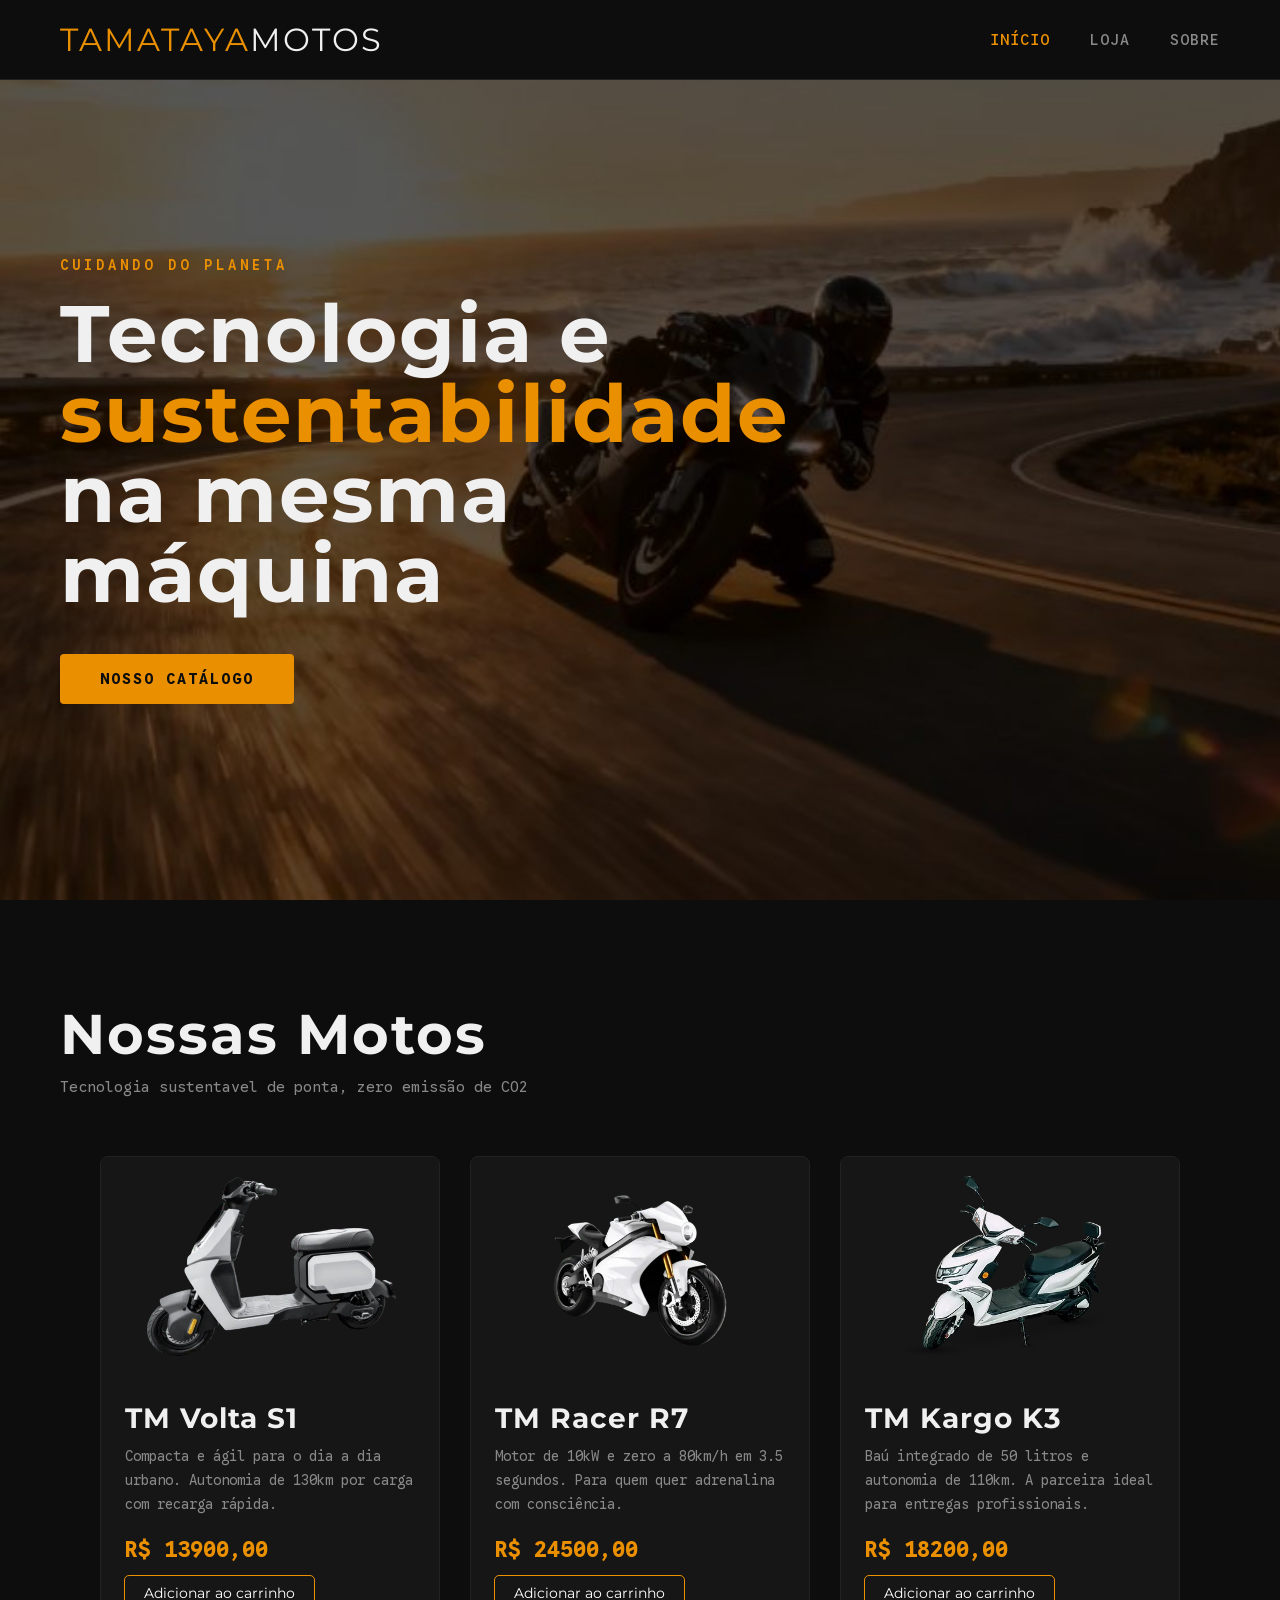
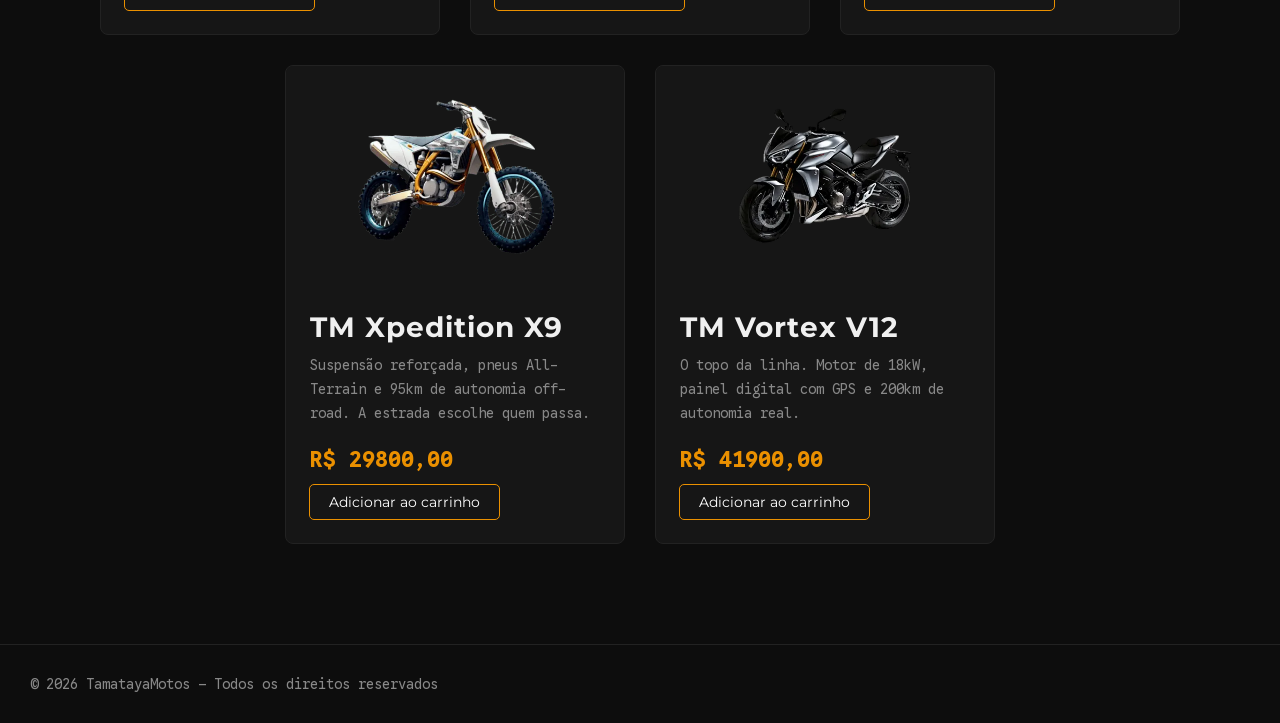
<file: index.html>
<!DOCTYPE html>
<html lang="pt-br">
<head>
    <meta charset="UTF-8">
    <meta name="viewport" content="width=device-width, initial-scale=1.0">
    <link rel="stylesheet" href="./src/css/estilo.css">
    <link rel="preconnect" href="https://fonts.googleapis.com">
<link rel="preconnect" href="https://fonts.gstatic.com" crossorigin>
<link href="https://fonts.googleapis.com/css2?family=Google+Sans+Code:ital,wght,MONO@0,300..800,1;1,300..800,1&family=Montserrat:ital,wght@0,100..900;1,100..900&display=swap" rel="stylesheet">
    <title>TamatayaMotos | Motos Elétricas</title>
</head>
<body>

    <header>
        <div class="logo">
            <span class="logo-tamataya">TAMATAYA</span><span class="logo-ride">MOTOS</span>
        </div>
        <nav>
            <ul>
                <li><a href="./index.html" class="ativo">Início</a></li>
                <li><a href="./pages/loja.html">Loja</a></li>
                <li><a href="./pages/sobre.html">Sobre</a></li>
            </ul>
        </nav>
    </header>

    <section id="banner">
        <div class="banner-texto">
            <p class="banner-sub">Cuidando do planeta</p>
            <h1>Tecnologia e <span>sustentabilidade</span> na mesma máquina</h1>
            <a href="#produtos" class="btn-principal">Nosso catálogo</a>
        </div>
        <div class="banner-detalhe"></div>
    </section>

    <div id="msg-adicionado"></div>

    <section id="produtos">
        <h2>Nossas Motos</h2>
        <p class="section-sub">Tecnologia sustentavel de ponta, zero emissão de CO2</p>
        <div id="lista-produtos"></div>
    </section>

    <footer>
        <p>&copy; 2026 TamatayaMotos — Todos os direitos reservados</p>
    </footer>

    <script src="./src/js/script.js"></script>

</body>
</html>
</file>
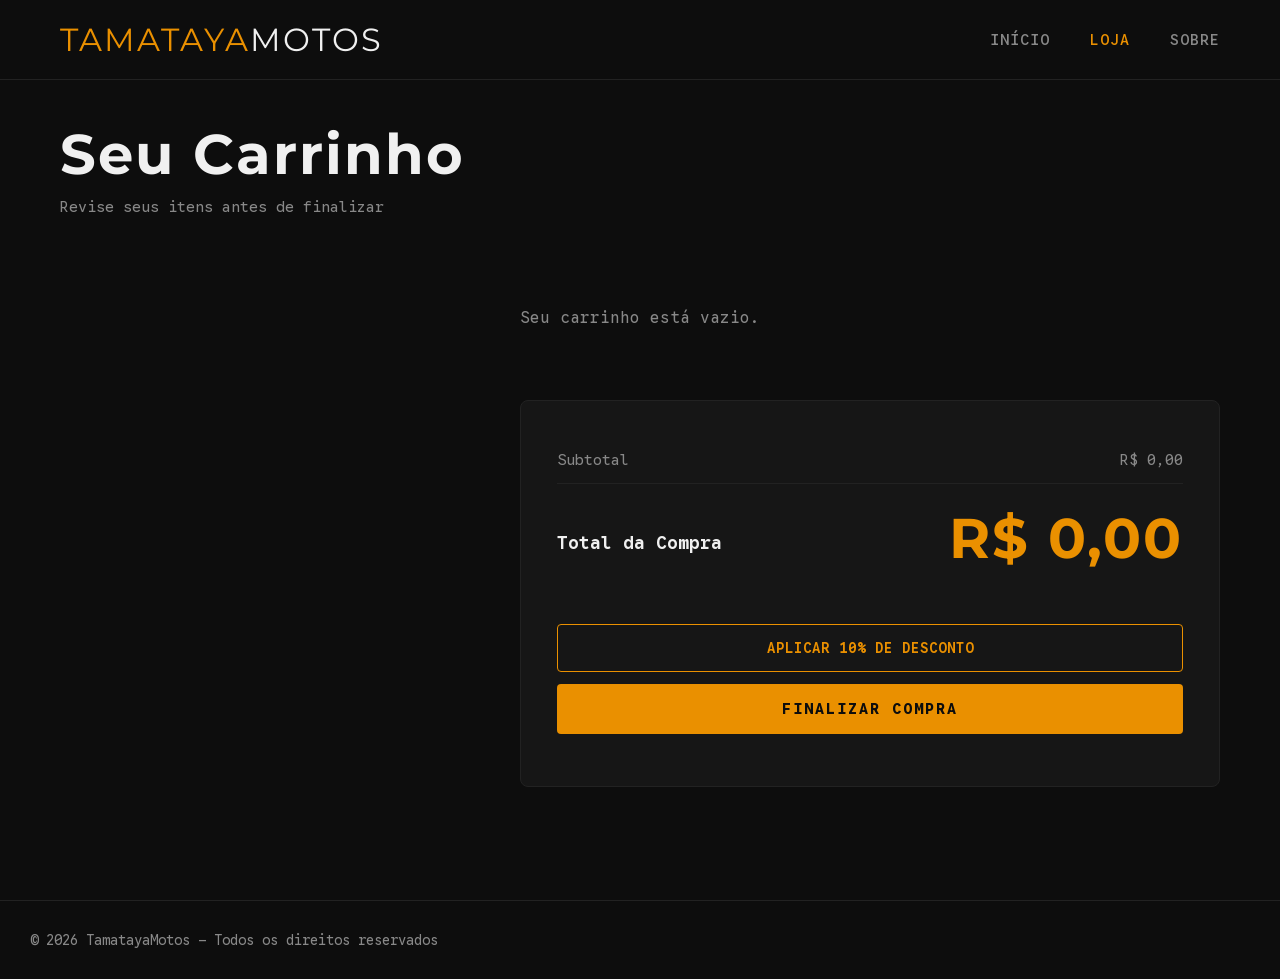
<file: pages/loja.html>
<!DOCTYPE html>
<html lang="pt-br">
<head>
    <meta charset="UTF-8">
    <meta name="viewport" content="width=device-width, initial-scale=1.0">
    <link rel="stylesheet" href="../src/css/estilo.css">
     <link rel="preconnect" href="https://fonts.googleapis.com">
<link rel="preconnect" href="https://fonts.gstatic.com" crossorigin>
<link href="https://fonts.googleapis.com/css2?family=Google+Sans+Code:ital,wght,MONO@0,300..800,1;1,300..800,1&family=Montserrat:ital,wght@0,100..900;1,100..900&display=swap" rel="stylesheet">
    <title>TamatayaMotos | Carrinho</title>
</head>
<body>

    <header>
        <div class="logo">
            <span class="logo-tamataya">TAMATAYA</span><span class="logo-ride">MOTOS</span>
        </div>
        <nav>
            <ul>
                <li><a href="../index.html">Início</a></li>
                <li><a href="./loja.html" class="ativo">Loja</a></li>
                <li><a href="./sobre.html">Sobre</a></li>
            </ul>
        </nav>
    </header>

    <main id="loja-main">

        <section id="carrinho-section">
            <h2>Seu Carrinho</h2>
            <p class="section-sub">Revise seus itens antes de finalizar</p>

            <div id="lista-carrinho"></div>

            <div id="resumo">
                <div class="resumo-linha">
                    <span>Subtotal</span>
                    <span id="subtotal">R$ 0,00</span>
                </div>
                <div class="resumo-linha destaque">
                    <span>Total da Compra</span>
                    <h2 id="total-compra">R$ 0,00</h2>
                </div>
                <div class="resumo-acoes">
                    <button id="btn-desconto" onclick="aplicarDesconto()">Aplicar 10% de desconto</button>
                    <button id="btn-finalizar" onclick="finalizarCompra()">Finalizar compra</button>
                </div>
                <p id="msg-desconto"></p>
            </div>
        </section>

    </main>

    <footer>
        <p>&copy; 2026 TamatayaMotos — Todos os direitos reservados</p>
    </footer>

    <script src="../src/js/script.js"></script>

</body>
</html>
</file>
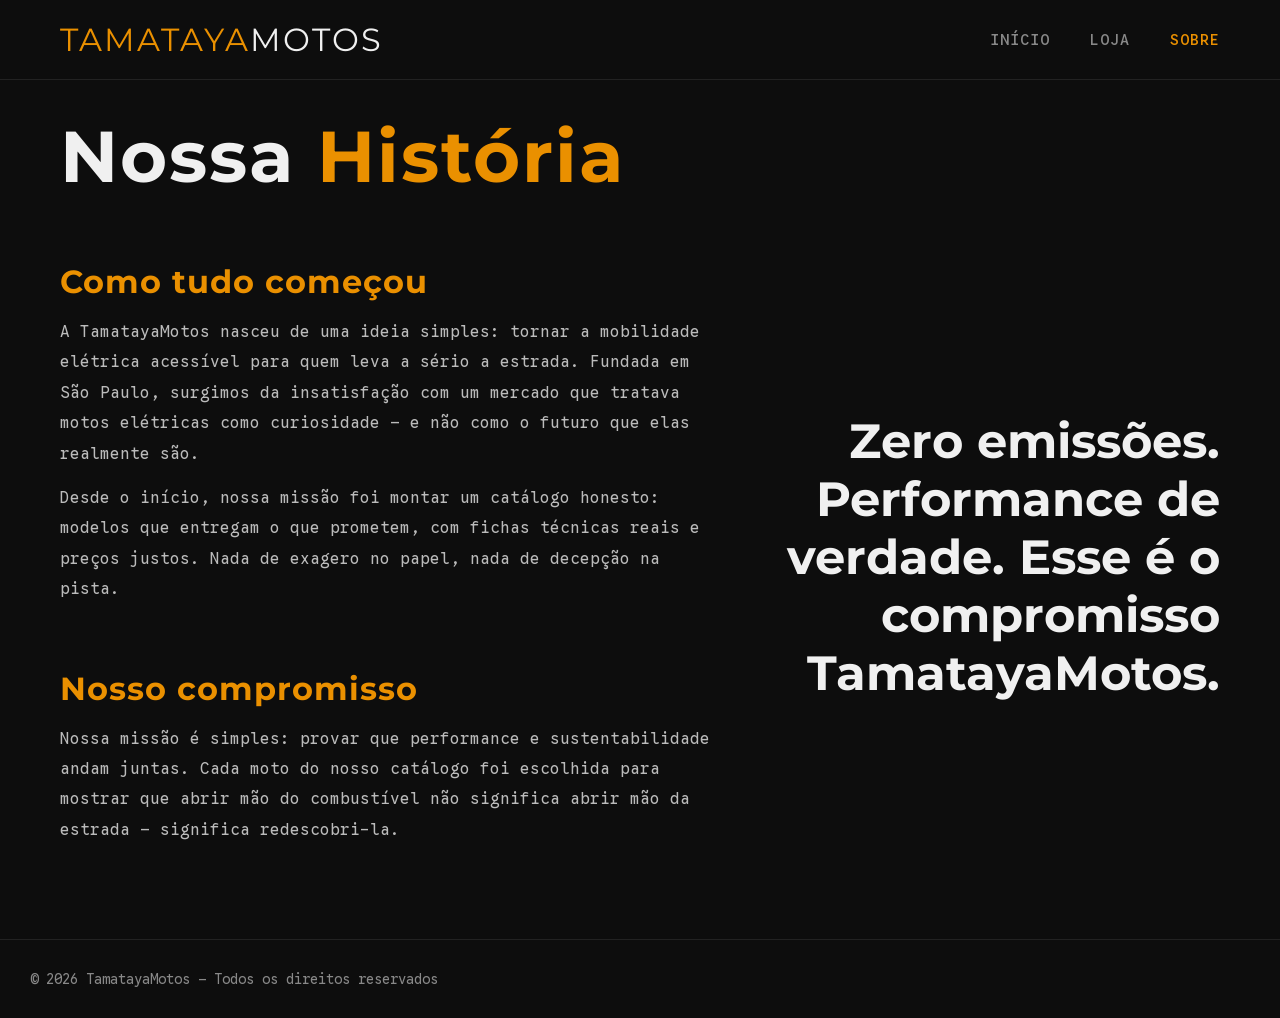
<file: pages/sobre.html>
<!DOCTYPE html>
<html lang="pt-br">
<head>
    <meta charset="UTF-8">
    <meta name="viewport" content="width=device-width, initial-scale=1.0">
    <link rel="stylesheet" href="../src/css/estilo.css">
    <link rel="preconnect" href="https://fonts.googleapis.com">
<link rel="preconnect" href="https://fonts.gstatic.com" crossorigin>
<link href="https://fonts.googleapis.com/css2?family=Google+Sans+Code:ital,wght,MONO@0,300..800,1;1,300..800,1&family=Montserrat:ital,wght@0,100..900;1,100..900&display=swap" rel="stylesheet">
    <title>TamatayaMotos | Sobre</title>
</head>
<body>

    <header>
        <div class="logo">
            <span class="logo-tamataya">TAMATAYA</span><span class="logo-ride">MOTOS</span>
        </div>
        <nav>
            <ul>
                <li><a href="../index.html">Início</a></li>
                <li><a href="./loja.html">Loja</a></li>
                <li><a href="./sobre.html" class="ativo">Sobre</a></li>
            </ul>
        </nav>
    </header>

    <main id="sobre-main">

        <section id="sobre-hero">
            <h2>Nossa <span>História</span></h2>
        </section>

        <div style="display: flex;">
        <section id="sobre-conteudo">

            <div class="sobre-bloco">
                <h3>Como tudo começou</h3>
                <p>A TamatayaMotos nasceu de uma ideia simples: tornar a mobilidade elétrica acessível para quem leva a sério a estrada. Fundada em São Paulo, surgimos da insatisfação com um mercado que tratava motos elétricas como curiosidade — e não como o futuro que elas realmente são.</p>
                <p>Desde o início, nossa missão foi montar um catálogo honesto: modelos que entregam o que prometem, com fichas técnicas reais e preços justos. Nada de exagero no papel, nada de decepção na pista.</p>
            </div>

            <div class="sobre-bloco">
                <h3>Nosso compromisso</h3>
                <p>Nossa missão é simples: provar que performance e sustentabilidade andam juntas. Cada moto do nosso catálogo foi escolhida para mostrar que abrir mão do combustível não significa abrir mão da estrada — significa redescobri-la.</p>
            </div>

        </section>
            <div id="destaque">
                <h4>Zero emissões. Performance de verdade. Esse é o compromisso TamatayaMotos.</h4>
            </div>
        </div>
    </main>

    <footer>
        <p>&copy; 2026 TamatayaMotos — Todos os direitos reservados</p>
    </footer>

</body>
</html>
</file>
<file: src/css/estilo.css>
@import url('https://fonts.googleapis.com/css2?family=Google+Sans+Code:ital,wght,MONO@0,300..800,1;1,300..800,1&family=Montserrat:ital,wght@0,100..900;1,100..900&display=swap');


:root {
    --preto: #0d0d0d;
    --preto-card: #161616;
    --preto-borda: #222;
    --laranja: #ea9000;
    --laranja-escuro: #b96c00;
    --branco: #f0f0f0;
    --cinza: #888;
    --fonte-titulo: 'Montserrat', sans-serif;
    --fonte-corpo: 'Google Sans Code', sans-serif;
}

* {
    margin: 0;
    padding: 0;
    box-sizing: border-box;
}

html {
    scroll-behavior: smooth;
}

body {
    background-color: var(--preto);
    color: var(--branco);
    font-family: var(--fonte-corpo);
    font-size: 16px;
}

header {
    display: flex;
    justify-content: space-between;
    align-items: center;
    padding: 20px 60px;
    background-color: var(--preto);
    border-bottom: 1px solid var(--preto-borda);
    position: fixed;
    top: 0;
    width: 100%;
    z-index: 100;
}

.logo {
    font-family: var(--fonte-titulo);
    font-size: 32px;
    letter-spacing: 2px;
}

.logo-tamataya {
    color: var(--laranja);
}

.logo-ride {
    color: var(--branco);
}

nav ul {
    display: flex;
    list-style: none;
    gap: 40px;
}

nav ul li a {
    color: var(--cinza);
    text-decoration: none;
    font-size: 15px;
    font-weight: 500;
    text-transform: uppercase;
    letter-spacing: 1px;
    transition: color 0.3s ease;
}

nav ul li a:hover,
nav ul li a.ativo {
    color: var(--laranja);
}

#banner {
    background-image: url(../assets/motobanner.jpg);
    background-repeat: no-repeat;
    background-size: cover;
    display: flex;
    align-items: center;
    justify-content: space-between;
    min-height: 100vh;
    padding: 140px 60px 80px;
    background-color: var(--preto);
    overflow: hidden;
    position: relative;
}
#banner > * {
  position: relative;
  z-index: 1;
}

.banner-texto {
    max-width: 600px;
}

.banner-sub {
    color: var(--laranja);
    font-size: 14px;
    text-transform: uppercase;
    letter-spacing: 4px;
    margin-bottom: 20px;
    font-weight: 600;
}

.banner-texto h1 {
    font-family: var(--fonte-titulo);
    font-size: 80px;
    line-height: 1;
    letter-spacing: 2px;
    margin-bottom: 40px;
}

.banner-texto h1 span {
    color: var(--laranja);
}

.btn-principal {
    display: inline-block;
    background-color: var(--laranja);
    color: var(--preto);
    text-decoration: none;
    font-weight: 700;
    font-size: 15px;
    text-transform: uppercase;
    letter-spacing: 2px;
    padding: 16px 40px;
    border-radius: 4px;
    transition: all 0.3s ease;
}

.btn-principal:hover {
    background-color: var(--laranja-escuro);
    transform: translateY(-2px);
}


#produtos {
    padding: 100px 60px;
    background-color: var(--preto);
}

#produtos h2 {
    font-family: var(--fonte-titulo);
    font-size: 56px;
    letter-spacing: 2px;
    margin-bottom: 10px;
}

.section-sub {
    color: var(--cinza);
    font-size: 15px;
    margin-bottom: 60px;
}

#lista-produtos {
    display: flex;
    flex-wrap: wrap;
    gap: 30px;
    justify-content: center;
}

.card-produto {
    background-color: var(--preto-card);
    border: 1px solid var(--preto-borda);
    border-radius: 8px;
    width: 340px;
    overflow: hidden;
    transition: transform 0.3s ease, border-color 0.3s ease;
}

.card-produto:hover {
    transform: translateY(-8px);
    border-color: var(--laranja);
 
}

.card-produto img {
    width: 100%;
    height: 220px;
    object-fit: contain;
    padding: 16px;
    background-color: var(--preto-card);
    display: block;
}

.card-info {
    padding: 24px;
}

.card-info h3 {
    font-family: var(--fonte-titulo);
    font-size: 28px;
    letter-spacing: 1px;
    margin-bottom: 10px;
    color: var(--branco);
}

.card-info p {
    color: var(--cinza);
    font-size: 14px;
    line-height: 1.7;
    margin-bottom: 20px;
}

.card-info .preco {
    color: var(--laranja);
    font-size: 22px;
    font-weight: 700;
}

#loja-main {
    padding: 120px 60px 80px;
    min-height: 100vh;
}

#carrinho-section h2 {
    font-family: var(--fonte-titulo);
    font-size: 56px;
    letter-spacing: 2px;
    margin-bottom: 10px;
}

#lista-carrinho {
    margin-top: 40px;
    display: flex;
    flex-direction: column;
    gap: 16px;
    margin-bottom: 40px;
}

.item-carrinho {
    display: flex;
    justify-content: space-between;
    align-items: center;
    background-color: var(--preto-card);
    border: 1px solid var(--preto-borda);
    border-radius: 8px;
    padding: 24px 30px;
    transition: border-color 0.3s ease;
}

.item-carrinho:hover {
    border-color: var(--laranja);
}

.item-info h4 {
    font-family: var(--fonte-titulo);
    font-size: 24px;
    letter-spacing: 1px;
    margin-bottom: 4px;
}

.item-info p {
    color: var(--cinza);
    font-size: 14px;
}

.item-preco {
    color: var(--laranja);
    font-size: 20px;
    font-weight: 700;
}

#resumo {
    background-color: var(--preto-card);
    border: 1px solid var(--preto-borda);
    border-radius: 8px;
    padding: 36px;
    max-width: 700px;
    margin-left: auto;
}

.resumo-linha {
    display: flex;
    justify-content: space-between;
    align-items: center;
    padding: 14px 0;
    border-bottom: 1px solid var(--preto-borda);
    color: var(--cinza);
    font-size: 15px;
}

.resumo-linha.destaque {
    border-bottom: none;
    padding-top: 20px;
}

.resumo-linha.destaque span {
    color: var(--branco);
    font-size: 18px;
    font-weight: 600;
}

.resumo-linha.destaque h2 {
    font-family: var(--fonte-titulo);
    font-size: 40px;
    color: var(--laranja);
    letter-spacing: 1px;
}

.resumo-acoes {
    display: flex;
    flex-direction: column;
    gap: 12px;
    margin-top: 28px;
}

#btn-desconto {
    background-color: transparent;
    border: 1px solid var(--laranja);
    color: var(--laranja);
    padding: 14px;
    font-family: var(--fonte-corpo);
    font-size: 14px;
    font-weight: 600;
    text-transform: uppercase;
    letter-spacing: 1px;
    border-radius: 4px;
    cursor: pointer;
    transition: all 0.3s ease;
}

#btn-desconto:hover {
    background-color: var(--laranja);
    color: var(--preto);
}

#btn-finalizar {
    background-color: var(--laranja);
    border: none;
    color: var(--preto);
    padding: 16px;
    font-family: var(--fonte-corpo);
    font-size: 15px;
    font-weight: 700;
    text-transform: uppercase;
    letter-spacing: 2px;
    border-radius: 4px;
    cursor: pointer;
    transition: all 0.3s ease;
}

#btn-finalizar:hover {
    background-color: var(--laranja-escuro);
    transform: translateY(-2px);
}

#msg-desconto {
    margin-top: 16px;
    color: var(--laranja);
    font-size: 13px;
    font-weight: 600;
    text-align: center;
}

#sobre-main {
    padding: 120px 60px 80px;
    min-height: 100vh;
}

#sobre-hero {
    margin-bottom: 70px;
}

#sobre-hero h2 {
    font-family: var(--fonte-titulo);
    font-size: 72px;
    letter-spacing: 2px;
    line-height: 1;
    margin-bottom: 16px;
}

#sobre-hero h2 span {
    color: var(--laranja);
}

#sobre-conteudo {
    display: flex;
    flex-direction: column;
    gap: 50px;
    max-width: 800px;
}

#destaque{
    max-width: 1000px;
    margin-right: 0;
}

#destaque h4{
    color: var(--branco);
    font-size: 48px;
    display: flex;
    text-align: right;
    margin-top: 150px;
    font-family: 'Montserrat', sans-serif;
}


.sobre-bloco h3 {
    font-family: var(--fonte-titulo);
    font-size: 32px;
    letter-spacing: 1px;
    color: var(--laranja);
    margin-bottom: 16px;
}

.sobre-bloco p {
    color: #bbb;
    font-size: 16px;
    line-height: 1.9;
    margin-bottom: 14px;
}

footer {
    text-align: start;
    padding: 30px;
    border-top: 1px solid var(--preto-borda);
    color: var(--cinza);
    font-size: 14px;
}

/* ── Botão adicionar ao carrinho (index) ── */
.btn-adicionar {
    font-family: 'Montserrat', sans-serif;
    margin-top: 0.8rem;
    padding: 0.5rem 1.2rem;
    /* background-color: #f97316; */
    background-color: transparent;
    outline: solid 0.1px var(--laranja);
    color: #fff;
    border: none;
    border-radius: 4px;
    font-size: 0.9rem;
    cursor: pointer;
    transition: background 0.2s;
}

.btn-adicionar:hover {
    background-color: #ea6c0a;
}

/* ── Mensagem de confirmação (index) ── */
#msg-adicionado {
    display: none;
    position: fixed;
    bottom: 2rem;
    right: 2rem;
    background-color: #22c55e;
    color: #fff;
    padding: 0.8rem 1.5rem;
    border-radius: 6px;
    font-size: 0.95rem;
    font-weight: 600;
    box-shadow: 0 4px 12px rgba(0,0,0,0.3);
    z-index: 999;
}

/* ── Botão excluir item (loja/carrinho) ── */
.btn-excluir {
    padding: 0.4rem 0.9rem;
    background-color: transparent;
    color: #ef4444;
    border: 1px solid #ef4444;
    border-radius: 4px;
    font-size: 0.85rem;
    cursor: pointer;
    transition: background 0.2s, color 0.2s;
}

.btn-excluir:hover {
    background-color: #ef4444;
    color: #fff;
}

/* ── Carrinho vazio ── */
.carrinho-vazio {
    text-align: center;
    padding: 2rem;
    color: #888;
    font-size: 1rem;
}
</file>
